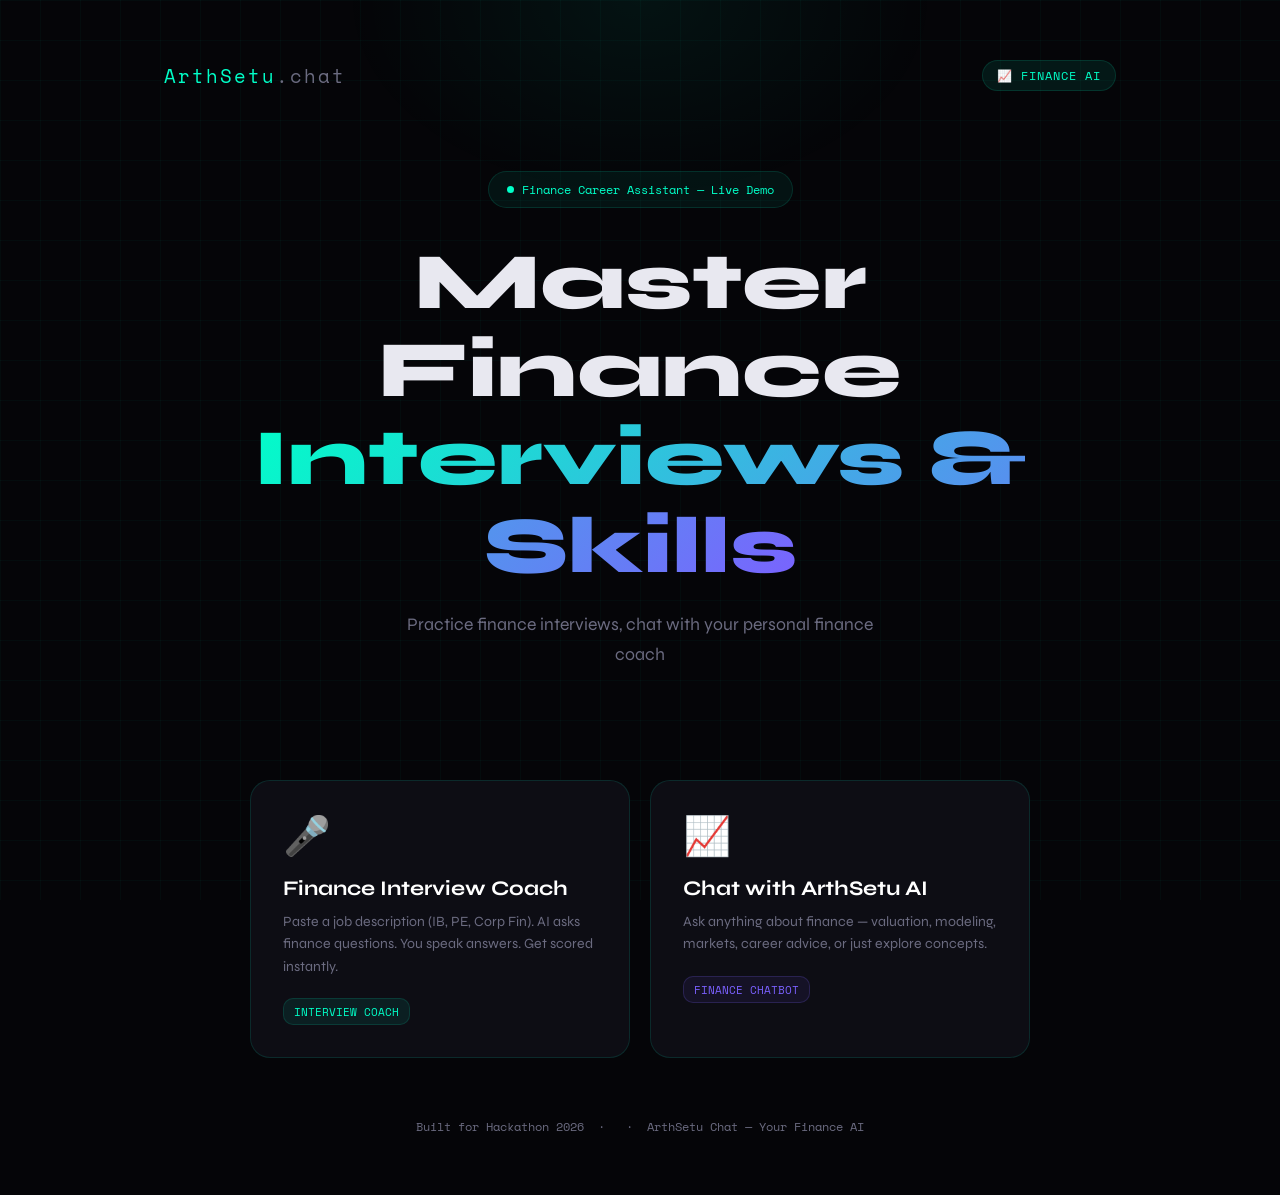
<file: templates/index.html>
<!DOCTYPE html>
<html lang="en">
<head>
<meta charset="UTF-8">
<meta name="viewport" content="width=device-width, initial-scale=1.0">
<title>ArthSetu Chat — Finance AI Assistant</title>
<link href="https://fonts.googleapis.com/css2?family=Syne:wght@400;600;700;800&family=Space+Mono:wght@400;700&display=swap" rel="stylesheet">
<style>
:root {
    --bg: #050508;
    --surface: #0d0d14;
    --border: rgba(0,255,200,0.12);
    --accent: #00ffc8;
    --accent2: #7b61ff;
    --text: #e8e8f0;
    --muted: #6b6b80;
    --danger: #ff4d6d;
}
* { margin:0; padding:0; box-sizing:border-box; }

body {
    font-family: 'Syne', sans-serif;
    background: var(--bg);
    color: var(--text);
    min-height: 100vh;
    overflow-x: hidden;
}

/* Grid background */
body::before {
    content:'';
    position:fixed; inset:0;
    background-image:
        linear-gradient(rgba(0,255,200,0.03) 1px, transparent 1px),
        linear-gradient(90deg, rgba(0,255,200,0.03) 1px, transparent 1px);
    background-size: 40px 40px;
    pointer-events:none; z-index:0;
}

.glow {
    position:fixed; top:-200px; left:50%;
    transform:translateX(-50%);
    width:600px; height:400px;
    background: radial-gradient(ellipse, rgba(0,255,200,0.06) 0%, transparent 70%);
    pointer-events:none; z-index:0;
}

.container {
    position:relative; z-index:1;
    max-width:1000px; margin:0 auto;
    padding:60px 24px;
    display:flex; flex-direction:column;
    align-items:center; min-height:100vh;
}

/* Nav */
nav {
    width:100%; display:flex;
    justify-content:space-between; align-items:center;
    margin-bottom:80px;
}
.logo {
    font-family:'Space Mono', monospace;
    font-size:1.2rem; color:var(--accent);
    letter-spacing:2px;
}
.logo span { color:var(--muted); }

.nav-tag {
    background:rgba(0,255,200,0.08);
    border:1px solid var(--border);
    padding:6px 14px; border-radius:20px;
    font-size:0.75rem; color:var(--accent);
    font-family:'Space Mono', monospace;
    letter-spacing:1px;
}

/* Hero */
.hero { text-align:center; margin-bottom:70px; }

.badge {
    display:inline-flex; align-items:center; gap:8px;
    background:rgba(0,255,200,0.06);
    border:1px solid var(--border);
    padding:8px 18px; border-radius:30px;
    font-size:0.78rem; color:var(--accent);
    font-family:'Space Mono', monospace;
    margin-bottom:30px;
    animation: fadeDown 0.6s ease;
}
.badge::before {
    content:'';
    width:7px; height:7px; border-radius:50%;
    background:var(--accent);
    animation: blink 2s infinite;
}
@keyframes blink { 0%,100%{opacity:1} 50%{opacity:0.3} }
@keyframes fadeDown { from{opacity:0;transform:translateY(-15px)} to{opacity:1;transform:translateY(0)} }
@keyframes fadeUp { from{opacity:0;transform:translateY(20px)} to{opacity:1;transform:translateY(0)} }

h1 {
    font-size:clamp(2.8rem, 7vw, 5rem);
    font-weight:800; line-height:1.1;
    margin-bottom:20px;
    animation: fadeUp 0.7s ease 0.1s both;
}
h1 .highlight {
    background:linear-gradient(135deg, var(--accent), var(--accent2));
    -webkit-background-clip:text; -webkit-text-fill-color:transparent;
}

.hero-sub {
    font-size:1.1rem; color:var(--muted);
    max-width:500px; margin:0 auto 40px;
    line-height:1.7;
    animation: fadeUp 0.7s ease 0.2s both;
}

/* Cards */
.cards {
    display:grid; grid-template-columns:1fr 1fr;
    gap:20px; width:100%; max-width:780px;
    animation: fadeUp 0.7s ease 0.3s both;
}

@media(max-width:600px) { .cards { grid-template-columns:1fr; } }

.card {
    background:var(--surface);
    border:1px solid var(--border);
    border-radius:20px; padding:32px;
    cursor:pointer; text-decoration:none; color:inherit;
    position:relative; overflow:hidden;
    transition: transform 0.3s, border-color 0.3s, box-shadow 0.3s;
    display:block;
}
.card::before {
    content:''; position:absolute;
    inset:0; border-radius:20px;
    background:linear-gradient(135deg, rgba(0,255,200,0.04), transparent);
    opacity:0; transition:opacity 0.3s;
}
.card:hover { transform:translateY(-6px); border-color:var(--accent); box-shadow:0 20px 60px rgba(0,255,200,0.08); }
.card:hover::before { opacity:1; }

.card-icon {
    font-size:2.4rem; margin-bottom:16px; display:block;
}
.card-title {
    font-size:1.3rem; font-weight:700;
    margin-bottom:10px; color:#fff;
}
.card-desc {
    font-size:0.88rem; color:var(--muted);
    line-height:1.6; margin-bottom:20px;
}
.card-tag {
    font-family:'Space Mono', monospace;
    font-size:0.7rem; color:var(--accent);
    background:rgba(0,255,200,0.08);
    border:1px solid var(--border);
    padding:4px 10px; border-radius:10px;
    display:inline-block;
}

.card.purple:hover { border-color:var(--accent2); box-shadow:0 20px 60px rgba(123,97,255,0.08); }
.card.purple .card-tag { color:var(--accent2); background:rgba(123,97,255,0.08); border-color:rgba(123,97,255,0.2); }

/* Footer */
.footer {
    margin-top:auto; padding-top:60px;
    font-family:'Space Mono', monospace;
    font-size:0.72rem; color:var(--muted);
    text-align:center;
    animation: fadeUp 0.7s ease 0.5s both;
}

/* Stats row */
.stats {
    display:flex; gap:40px; margin-bottom:60px;
    animation: fadeUp 0.7s ease 0.4s both;
}
.stat { text-align:center; }
.stat-num { font-size:1.8rem; font-weight:800; color:var(--accent); font-family:'Space Mono',monospace; }
.stat-label { font-size:0.75rem; color:var(--muted); margin-top:4px; }
</style>
</head>
<body>
<div class="glow"></div>
<div class="container">
    <nav>
        <div class="logo">ArthSetu<span>.chat</span></div>
        <div class="nav-tag">📈 FINANCE AI</div>
    </nav>

    <div class="hero">
        <div class="badge">Finance Career Assistant — Live Demo</div>
        <h1>Master Finance<br><span class="highlight">Interviews & Skills</span></h1>
        <p class="hero-sub">Practice finance interviews, chat with your personal finance coach </p>
    </div>

  

    <div class="cards">
        <a href="/interview" class="card">
            <span class="card-icon">🎤</span>
            <div class="card-title">Finance Interview Coach</div>
            <div class="card-desc">Paste a job description (IB, PE, Corp Fin). AI asks finance questions. You speak answers. Get scored instantly.</div>
            <span class="card-tag">INTERVIEW COACH</span>
        </a>
        <a href="/chat" class="card purple">
            <span class="card-icon">📈</span>
            <div class="card-title">Chat with ArthSetu AI</div>
            <div class="card-desc">Ask anything about finance — valuation, modeling, markets, career advice, or just explore concepts.</div>
            <span class="card-tag">FINANCE CHATBOT</span>
        </a>
    </div>

    <div class="footer">
        Built for Hackathon 2026 &nbsp;·&nbsp; &nbsp;·&nbsp; ArthSetu Chat — Your Finance AI
    </div>
</div>
</body>
</html>
</file>
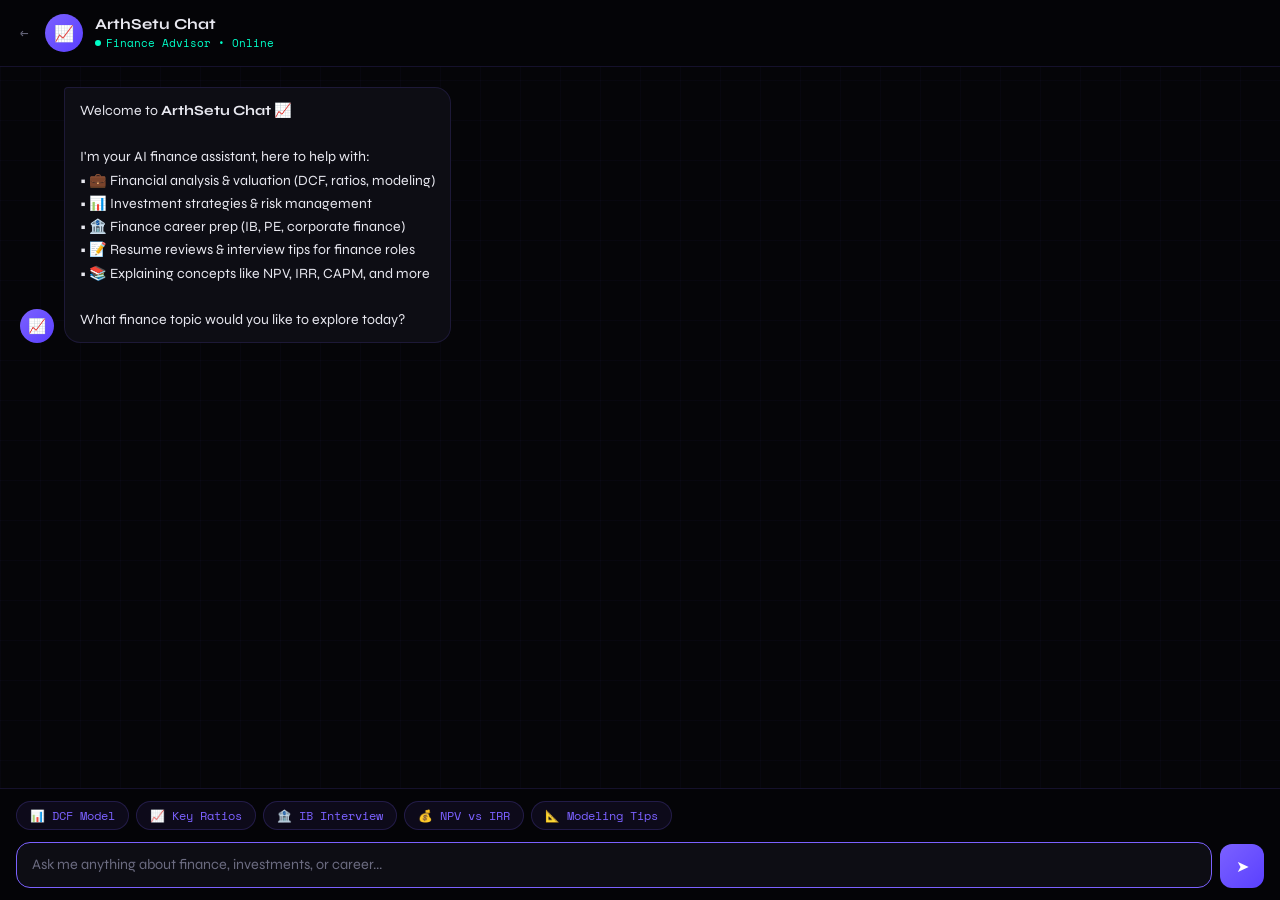
<file: templates/chat.html>
<!DOCTYPE html>
<html lang="en">
<head>
<meta charset="UTF-8">
<meta name="viewport" content="width=device-width, initial-scale=1.0">
<title>ArthSetu Chat — Finance AI Assistant</title>
<link href="https://fonts.googleapis.com/css2?family=Syne:wght@400;600;700;800&family=Space+Mono:wght@400;700&display=swap" rel="stylesheet">
<style>
:root{
    --bg:#050508;--surface:#0d0d14;--surface2:#111118;
    --border:rgba(123,97,255,0.15);
    --accent:#7b61ff;--accent2:#00ffc8;
    --text:#e8e8f0;--muted:#6b6b80;
}
*{margin:0;padding:0;box-sizing:border-box;}
html,body{height:100%;overflow:hidden;}
body{
    font-family:'Syne',sans-serif;
    background:var(--bg);color:var(--text);
    display:flex;flex-direction:column;
}
body::before{
    content:'';position:fixed;inset:0;
    background-image:
        linear-gradient(rgba(123,97,255,0.03) 1px,transparent 1px),
        linear-gradient(90deg,rgba(123,97,255,0.03) 1px,transparent 1px);
    background-size:40px 40px;pointer-events:none;z-index:0;
}

/* Header */
header{
    position:relative;z-index:10;
    background:rgba(5,5,8,0.95);
    border-bottom:1px solid var(--border);
    padding:14px 20px;
    display:flex;align-items:center;gap:12px;
    flex-shrink:0;
}
.back{
    font-family:'Space Mono',monospace;font-size:0.85rem;
    color:var(--muted);text-decoration:none;margin-right:4px;
}
.back:hover{color:var(--accent2);}
.avatar{
    width:38px;height:38px;border-radius:50%;
    background:linear-gradient(135deg,var(--accent),#5a40ff);
    display:flex;align-items:center;justify-content:center;font-size:1rem;
    flex-shrink:0;
}
.hname{font-weight:700;font-size:0.95rem;}
.hstatus{
    font-family:'Space Mono',monospace;font-size:0.68rem;
    color:var(--accent2);display:flex;align-items:center;gap:5px;margin-top:2px;
}
.hstatus::before{
    content:'';width:6px;height:6px;border-radius:50%;
    background:var(--accent2);animation:blink 2s infinite;
}
@keyframes blink{0%,100%{opacity:1}50%{opacity:0.3}}

/* Messages */
#msgs{
    position:relative;z-index:1;
    flex:1;overflow-y:auto;
    padding:20px;
    display:flex;flex-direction:column;gap:14px;
}
#msgs::-webkit-scrollbar{width:4px;}
#msgs::-webkit-scrollbar-track{background:transparent;}
#msgs::-webkit-scrollbar-thumb{background:var(--border);border-radius:4px;}

.msg{display:flex;gap:10px;animation:pop 0.25s ease;}
@keyframes pop{from{opacity:0;transform:translateY(8px)}to{opacity:1;transform:translateY(0)}}
.msg.user{flex-direction:row-reverse;}

.av{
    width:34px;height:34px;border-radius:50%;
    display:flex;align-items:center;justify-content:center;
    font-size:0.9rem;flex-shrink:0;align-self:flex-end;
}
.msg.ArthSetu .av{background:linear-gradient(135deg,var(--accent),#5a40ff);}
.msg.user .av{background:#1a1a2e;border:1px solid var(--border);}

.bubble{
    max-width:72%;padding:11px 15px;
    border-radius:16px;line-height:1.65;font-size:0.88rem;
}
.msg.ArthSetu .bubble{
    background:var(--surface);border:1px solid var(--border);
    border-radius:4px 16px 16px 16px;color:var(--text);
}
.msg.user .bubble{
    background:linear-gradient(135deg,var(--accent),#5a40ff);
    color:#fff;border-radius:16px 4px 16px 16px;
}

/* Typing dots */
.typing-dots{display:flex;gap:5px;padding:6px 2px;align-items:center;}
.typing-dots span{
    width:8px;height:8px;border-radius:50%;background:var(--muted);
    animation:bounce 1.2s infinite;
}
.typing-dots span:nth-child(2){animation-delay:0.2s;}
.typing-dots span:nth-child(3){animation-delay:0.4s;}
@keyframes bounce{0%,60%,100%{transform:translateY(0);background:var(--muted);}30%{transform:translateY(-7px);background:var(--accent);}}

/* Bottom input area */
.bottom{
    position:relative;z-index:10;
    background:rgba(5,5,8,0.97);
    border-top:1px solid var(--border);
    padding:12px 16px;flex-shrink:0;
}

/* Quick prompts - Finance focused */
.qps{
    display:flex;gap:7px;overflow-x:auto;margin-bottom:10px;
    padding-bottom:2px;scrollbar-width:none;
}
.qps::-webkit-scrollbar{display:none;}
.qp{
    background:rgba(123,97,255,0.08);
    border:1px solid rgba(123,97,255,0.2);
    border-radius:20px;padding:5px 13px;
    font-size:0.73rem;color:var(--accent);
    cursor:pointer;transition:all 0.2s;
    white-space:nowrap;font-family:'Space Mono',monospace;
    flex-shrink:0;
}
.qp:hover{background:rgba(123,97,255,0.18);border-color:var(--accent);}

.row{display:flex;gap:8px;align-items:flex-end;}
#inp{
    flex:1;background:var(--surface);
    border:1px solid var(--border);border-radius:14px;
    padding:11px 15px;color:var(--text);
    font-family:'Syne',sans-serif;font-size:0.9rem;
    outline:none;resize:none;min-height:44px;max-height:110px;
    line-height:1.5;transition:border-color 0.2s;
}
#inp:focus{border-color:var(--accent);}
#inp::placeholder{color:var(--muted);}

.send{
    width:44px;height:44px;border-radius:12px;border:none;
    background:linear-gradient(135deg,var(--accent),#5a40ff);
    color:#fff;font-size:1rem;cursor:pointer;
    transition:all 0.2s;flex-shrink:0;
}
.send:hover{transform:scale(1.08);box-shadow:0 4px 16px rgba(123,97,255,0.4);}
.send:disabled{opacity:0.35;cursor:not-allowed;transform:none;}
</style>
</head>
<body>

<header>
    <a href="/" class="back">←</a>
    <div class="avatar">📈</div>
    <div>
        <div class="hname">ArthSetu Chat</div>
        <div class="hstatus">Finance Advisor • Online</div>
    </div>
</header>

<div id="msgs">
    <!-- welcome message added by JS -->
</div>

<div class="bottom">
    <div class="qps">
        <div class="qp" onclick="send('Explain DCF valuation step by step')">📊 DCF Model</div>
        <div class="qp" onclick="send('What are the key financial ratios for profitability analysis?')">📈 Key Ratios</div>
        <div class="qp" onclick="send('How to prepare for an investment banking interview?')">🏦 IB Interview</div>
        <div class="qp" onclick="send('Difference between NPV and IRR')">💰 NPV vs IRR</div>
        <div class="qp" onclick="send('Tips for financial modeling test')">📐 Modeling Tips</div>
    </div>
    <div class="row">
        <textarea id="inp" rows="1"
            placeholder="Ask me anything about finance, investments, or career..."
            oninput="resize(this)"
            onkeydown="keydown(event)"></textarea>
        <button class="send" id="sendbtn" onclick="send()">➤</button>
    </div>
</div>

<script>
const msgsEl  = document.getElementById("msgs");
const inpEl   = document.getElementById("inp");
const sendBtn = document.getElementById("sendbtn");

let history = [];
let busy    = false;

// ── Resize textarea ──
function resize(el) {
    el.style.height = "auto";
    el.style.height = Math.min(el.scrollHeight, 110) + "px";
}

// ── Enter key sends ──
function keydown(e) {
    if (e.key === "Enter" && !e.shiftKey) {
        e.preventDefault();
        send();
    }
}

// ── Add message bubble ──
function addMsg(role, html) {
    const div = document.createElement("div");
    div.className = "msg " + role;

    const av = document.createElement("div");
    av.className = "av";
    av.innerText = role === "ArthSetu" ? "📈" : "👤";

    const bub = document.createElement("div");
    bub.className = "bubble";
    bub.innerHTML = html;

    div.appendChild(av);
    div.appendChild(bub);
    msgsEl.appendChild(div);
    msgsEl.scrollTop = msgsEl.scrollHeight;
    return bub;
}

// ── Typing indicator ──
function showTyping() {
    const div = document.createElement("div");
    div.className = "msg ArthSetu";
    div.id = "typing";
    const av = document.createElement("div");
    av.className = "av"; av.innerText = "📈";
    const bub = document.createElement("div");
    bub.className = "bubble";
    bub.innerHTML = '<div class="typing-dots"><span></span><span></span><span></span></div>';
    div.appendChild(av); div.appendChild(bub);
    msgsEl.appendChild(div);
    msgsEl.scrollTop = msgsEl.scrollHeight;
}
function hideTyping() {
    const t = document.getElementById("typing");
    if (t) t.remove();
}

// ── Format AI reply (bold **text**, newlines) ──
function format(text) {
    return text
        .replace(/\*\*(.*?)\*\*/g, "<strong>$1</strong>")
        .replace(/\n/g, "<br>");
}

// ── Send message ──
async function send(preset) {
    if (busy) return;

    const text = preset || inpEl.value.trim();
    if (!text) return;

    inpEl.value = "";
    inpEl.style.height = "auto";

    addMsg("user", text);
    history.push({ role: "user", content: text });

    busy = true;
    sendBtn.disabled = true;
    showTyping();

    try {
        const res = await fetch("/chatbot", {
            method: "POST",
            headers: { "Content-Type": "application/json" },
            body: JSON.stringify({ message: text, history: history })
        });

        if (!res.ok) {
            throw new Error("HTTP " + res.status);
        }

        const data = await res.json();
        hideTyping();

        const reply = data.reply || "Sorry, no response received.";
        addMsg("ArthSetu", format(reply));
        history.push({ role: "assistant", content: reply });

    } catch(e) {
        hideTyping();
        console.error("Chat error:", e);
        addMsg("ArthSetu", "⚠️ Error: " + e.message + "<br>Check your terminal for details.");
    }

    busy = false;
    sendBtn.disabled = false;
    inpEl.focus();
}

// ── Welcome message on load (Finance focused) ──
window.onload = () => {
    addMsg("ArthSetu",
        "Welcome to <strong>ArthSetu Chat</strong> 📈<br><br>" +
        "I'm your AI finance assistant, here to help with:<br>" +
        "• 💼 Financial analysis & valuation (DCF, ratios, modeling)<br>" +
        "• 📊 Investment strategies & risk management<br>" +
        "• 🏦 Finance career prep (IB, PE, corporate finance)<br>" +
        "• 📝 Resume reviews & interview tips for finance roles<br>" +
        "• 📚 Explaining concepts like NPV, IRR, CAPM, and more<br><br>" +
        "What finance topic would you like to explore today?"
    );
    inpEl.focus();
};
</script>
</body>
</html>
</file>
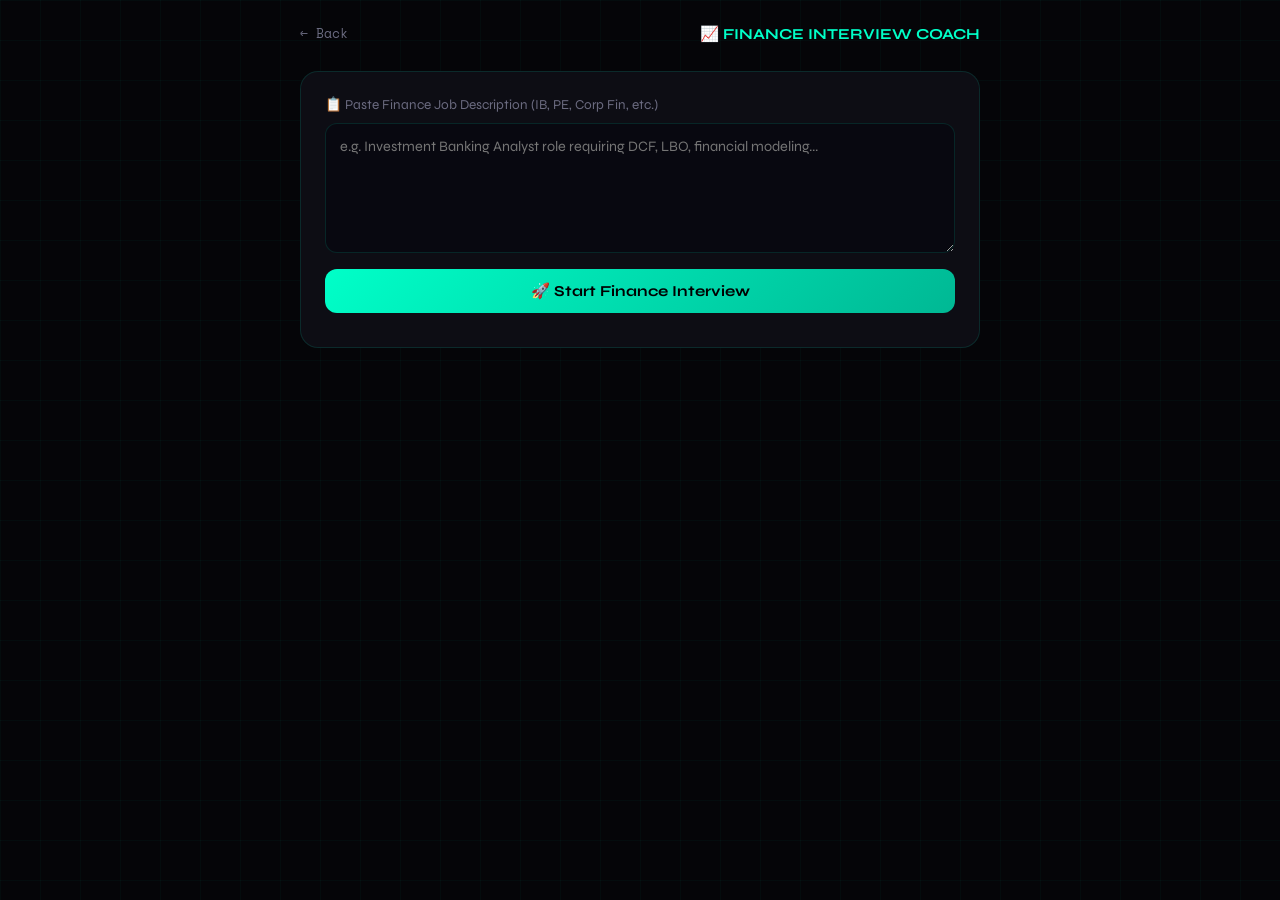
<file: templates/interview.html>
<!DOCTYPE html>
<html lang="en">
<head>
<meta charset="UTF-8">
<meta name="viewport" content="width=device-width, initial-scale=1.0">
<title>Finance Interview — ArthSetu Chat</title>
<link href="https://fonts.googleapis.com/css2?family=Syne:wght@400;600;700;800&family=Space+Mono:wght@400;700&display=swap" rel="stylesheet">
<style>
:root {
    --bg:#050508; --surface:#0d0d14;
    --border:rgba(0,255,200,0.12);
    --accent:#00ffc8; --accent2:#7b61ff;
    --text:#e8e8f0; --muted:#6b6b80;
}
*{margin:0;padding:0;box-sizing:border-box;}
body{
    font-family:'Syne',sans-serif;
    background:var(--bg);color:var(--text);
    min-height:100vh;padding:24px;
}
body::before{
    content:'';position:fixed;inset:0;
    background-image:
        linear-gradient(rgba(0,255,200,0.03) 1px,transparent 1px),
        linear-gradient(90deg,rgba(0,255,200,0.03) 1px,transparent 1px);
    background-size:40px 40px;pointer-events:none;z-index:0;
}
.wrap{position:relative;z-index:1;max-width:680px;margin:0 auto;}
.topbar{display:flex;justify-content:space-between;align-items:center;margin-bottom:28px;}
.back{font-family:'Space Mono',monospace;font-size:0.8rem;color:var(--muted);text-decoration:none;}
.back:hover{color:var(--accent);}
.title{font-size:0.95rem;font-weight:700;color:var(--accent);}

/* Progress */
.prog-meta{display:flex;justify-content:space-between;font-family:'Space Mono',monospace;font-size:0.72rem;color:var(--muted);margin-bottom:8px;}
.prog-bar{background:#1a1a24;border-radius:4px;height:4px;margin-bottom:20px;}
.prog-fill{background:linear-gradient(90deg,var(--accent),var(--accent2));height:100%;border-radius:4px;transition:width 0.6s;}

/* Cards */
.card{background:var(--surface);border:1px solid var(--border);border-radius:18px;padding:24px;margin-bottom:18px;}

/* Setup */
label{font-size:0.85rem;color:var(--muted);display:block;margin-bottom:10px;}
textarea{
    width:100%;background:#080810;border:1px solid var(--border);
    border-radius:12px;color:var(--text);padding:14px;
    font-family:'Syne',sans-serif;font-size:0.9rem;
    resize:vertical;min-height:130px;outline:none;
    transition:border-color 0.2s;
}
textarea:focus{border-color:var(--accent);}

/* Question */
.q-num{font-family:'Space Mono',monospace;font-size:0.7rem;color:var(--accent);letter-spacing:2px;margin-bottom:10px;}
.q-text{font-size:1.15rem;font-weight:600;line-height:1.6;color:#fff;}

/* Mic */
.mic-area{text-align:center;padding:20px 0;}
.mic-btn{
    width:80px;height:80px;border-radius:50%;border:none;
    cursor:pointer;font-size:1.8rem;
    background:#1a1a2e;border:2px solid var(--border);
    transition:all 0.3s;color:white;
}
.mic-btn.on{
    background:linear-gradient(135deg,#ef4444,#dc2626);
    border-color:#ef4444;
    box-shadow:0 0 0 0 rgba(239,68,68,0.6);
    animation:ripple 1.5s infinite;
}
@keyframes ripple{
    0%{box-shadow:0 0 0 0 rgba(239,68,68,0.6);}
    70%{box-shadow:0 0 0 20px rgba(239,68,68,0);}
    100%{box-shadow:0 0 0 0 rgba(239,68,68,0);}
}
.mic-btn.speaking{
    background:linear-gradient(135deg,#22c55e,#16a34a);
    border-color:#22c55e;
    animation:none;
}
.mic-hint{font-family:'Space Mono',monospace;font-size:0.72rem;color:var(--muted);margin-top:10px;}

/* Answer box - editable! */
.answer-box{
    width:100%;background:#080810;border:1px solid var(--border);
    border-radius:12px;color:var(--text);padding:14px;
    font-family:'Syne',sans-serif;font-size:0.9rem;
    min-height:90px;outline:none;resize:vertical;
    transition:border-color 0.2s;margin-bottom:14px;
}
.answer-box:focus{border-color:var(--accent);}
.answer-label{font-family:'Space Mono',monospace;font-size:0.68rem;color:var(--muted);margin-bottom:6px;letter-spacing:1px;}

/* Buttons */
.btn{
    width:100%;padding:13px;border:none;border-radius:12px;
    font-family:'Syne',sans-serif;font-size:0.95rem;font-weight:700;
    cursor:pointer;transition:all 0.2s;margin-bottom:10px;
}
.btn-green{background:linear-gradient(135deg,var(--accent),#00b894);color:#000;}
.btn-purple{background:linear-gradient(135deg,var(--accent2),#5a40ff);color:#fff;}
.btn:hover{transform:translateY(-2px);box-shadow:0 10px 25px rgba(0,0,0,0.3);}
.btn:disabled{opacity:0.35;cursor:not-allowed;transform:none;box-shadow:none;}

/* AI feedback */
.ai-box{
    background:rgba(0,255,200,0.04);border:1px solid rgba(0,255,200,0.15);
    border-radius:14px;padding:16px;margin-bottom:14px;display:none;
}
.ai-label{font-family:'Space Mono',monospace;font-size:0.68rem;color:var(--accent);letter-spacing:2px;margin-bottom:8px;}
.ai-msg{color:#ccc;line-height:1.6;font-size:0.9rem;}

/* Loading */
.loading{text-align:center;padding:16px;font-family:'Space Mono',monospace;font-size:0.8rem;color:var(--accent);display:none;}

/* Score */
#score-screen{display:none;}
.score-big{text-align:center;background:var(--surface);border:1px solid var(--border);border-radius:20px;padding:30px;margin-bottom:18px;}
.score-num{font-family:'Space Mono',monospace;font-size:5rem;font-weight:700;color:var(--accent);line-height:1;}
.score-num span{font-size:1.8rem;color:var(--muted);}
.score-rating{display:inline-block;margin:12px 0;padding:6px 20px;border-radius:20px;font-weight:700;font-size:0.9rem;}
.score-summary{color:var(--muted);line-height:1.6;font-size:0.88rem;margin-top:8px;}
.tips h3{color:var(--accent);margin-bottom:12px;}
.tip{background:var(--surface);border-left:2px solid var(--accent);padding:11px 14px;border-radius:0 10px 10px 0;margin-bottom:8px;font-size:0.87rem;color:#ccc;line-height:1.5;}
</style>
</head>
<body>
<div class="wrap">
    <div class="topbar">
        <a href="/" class="back">← Back</a>
        <div class="title">📈 FINANCE INTERVIEW COACH</div>
    </div>

    <!-- SETUP -->
    <div id="setup-card" class="card">
        <label>📋 Paste Finance Job Description (IB, PE, Corp Fin, etc.)</label>
        <textarea id="job-desc" placeholder="e.g. Investment Banking Analyst role requiring DCF, LBO, financial modeling..."></textarea>
        <button class="btn btn-green" style="margin-top:12px;" onclick="startInterview()">🚀 Start Finance Interview</button>
    </div>

    <!-- INTERVIEW -->
    <div id="interview-screen" style="display:none;">
        <div class="prog-meta">
            <span id="q-label">Q1 of 5</span>
            <span id="pct-label">20%</span>
        </div>
        <div class="prog-bar"><div class="prog-fill" id="prog" style="width:20%"></div></div>

        <div class="card">
            <div class="q-num" id="q-num">QUESTION 01</div>
            <div class="q-text" id="q-text">Loading...</div>
        </div>

        <!-- MIC BUTTON -->
        <div class="mic-area">
            <button class="mic-btn" id="mic-btn" onclick="toggleMic()">🎤</button>
            <div class="mic-hint" id="mic-hint">TAP TO START RECORDING</div>
        </div>

        <!-- ANSWER BOX — editable textarea so user can also type -->
        <div class="answer-label">YOUR ANSWER</div>
        <textarea class="answer-box" id="answer-box"
            placeholder="Your spoken words appear here... you can also type your answer manually"></textarea>

        <button class="btn btn-purple" id="submit-btn"
            onclick="submitAnswer()">✅ Submit Answer</button>

        <div class="ai-box" id="ai-box">
            <div class="ai-label">◈ ArthSetu AI FEEDBACK</div>
            <div class="ai-msg" id="ai-msg"></div>
        </div>

        <div class="loading" id="loading">⚡ AI thinking...</div>
    </div>

    <!-- SCORE -->
    <div id="score-screen">
        <div class="score-big">
            <div class="score-num" id="score-num">—<span>/100</span></div>
            <div class="score-rating" id="score-rating">—</div>
            <p class="score-summary" id="score-summary"></p>
        </div>
        <div class="tips" style="margin-bottom:18px;">
            <h3>💡 Finance Interview Tips</h3>
            <div id="tips-list"></div>
        </div>
        <button class="btn btn-green" onclick="location.href='/'">🏠 Home</button>
        <button class="btn btn-purple" onclick="location.reload()">🔄 Try Another Finance Role</button>
    </div>
</div>

<script>
// ═══════════════════════════════════════════
//  VOICE RECOGNITION (works same as before)
// ═══════════════════════════════════════════
let mic = null;
let recording = false;

function buildMic() {
    const SR = window.SpeechRecognition || window.webkitSpeechRecognition;
    if (!SR) { alert("Use Google Chrome for voice!"); return null; }

    const r = new SR();
    r.continuous      = false;   // simpler — one shot per tap
    r.interimResults  = true;
    r.lang            = "en-IN"; // Indian English

    r.onstart = () => {
        console.log("MIC ON");
        recording = true;
        document.getElementById("mic-btn").className = "mic-btn on";
        document.getElementById("mic-hint").innerText = "🔴 RECORDING... TAP TO STOP";
    };

    r.onresult = (e) => {
        let full = "";
        for (let i = 0; i < e.results.length; i++) {
            full += e.results[i][0].transcript;
        }
        // Append to answer box — don't replace existing text
        const box = document.getElementById("answer-box");
        const prev = box.dataset.saved || "";
        box.value = (prev + " " + full).trim();
        console.log("Heard:", full);
    };

    r.onend = () => {
        console.log("MIC OFF");
        recording = false;
        // Save what's in box
        const box = document.getElementById("answer-box");
        box.dataset.saved = box.value;
        document.getElementById("mic-btn").className = "mic-btn";
        document.getElementById("mic-hint").innerText = "TAP TO CONTINUE RECORDING";
    };

    r.onerror = (e) => {
        console.log("MIC ERR:", e.error);
        recording = false;
        document.getElementById("mic-btn").className = "mic-btn";
        if (e.error === "not-allowed") {
            alert("Microphone blocked! Allow mic in Chrome settings.");
        }
        document.getElementById("mic-hint").innerText = "TAP TO RETRY";
    };

    return r;
}

function toggleMic() {
    if (recording) {
        // STOP
        try { mic.stop(); } catch(e){}
        recording = false;
        document.getElementById("mic-btn").className = "mic-btn";
        document.getElementById("mic-hint").innerText = "TAP TO CONTINUE RECORDING";
    } else {
        // START fresh mic each time (most reliable)
        const box = document.getElementById("answer-box");
        box.dataset.saved = box.value; // save current text

        mic = buildMic();
        if (!mic) return;
        try {
            mic.start();
        } catch(e) {
            console.log("Start error:", e);
            setTimeout(() => { try { mic.start(); } catch(e2){} }, 500);
        }
    }
}

// ═══════════════════════════════════════════
//  TEXT TO SPEECH (with finance intro)
// ═══════════════════════════════════════════
let currentUtterance = null;

function speak(text, cb) {
    // Cancel any ongoing speech
    if (currentUtterance) {
        window.speechSynthesis.cancel();
        currentUtterance = null;
    }

    const u = new SpeechSynthesisUtterance(text);
    u.rate = 0.9;
    u.pitch = 1.0;
    u.volume = 1;
    currentUtterance = u;

    function go() {
        const voices = speechSynthesis.getVoices();
        const v = voices.find(v => v.lang === "en-US" && v.name.includes("Google"))
               || voices.find(v => v.lang.startsWith("en"))
               || voices[0];
        if (v) u.voice = v;
        u.onend = () => {
            currentUtterance = null;
            if (cb) cb();
        };
        window.speechSynthesis.speak(u);
    }

    if (speechSynthesis.getVoices().length > 0) {
        go();
    } else {
        speechSynthesis.onvoiceschanged = go;
    }
window.addEventListener('beforeunload', function() {
    if (currentUtterance) {
        window.speechSynthesis.cancel();
        currentUtterance = null;
    }
});
}

// ═══════════════════════════════════════════
//  SHOW QUESTION
// ═══════════════════════════════════════════
function showQ(q, n, t) {
    document.getElementById("q-text").innerText = q;
    document.getElementById("q-num").innerText  = "QUESTION " + String(n).padStart(2,"0");
    document.getElementById("q-label").innerText = "Q" + n + " of " + t;
    document.getElementById("pct-label").innerText = Math.round(n/t*100) + "%";
    document.getElementById("prog").style.width = (n/t*100) + "%";
    document.getElementById("ai-box").style.display = "none";
    document.getElementById("loading").style.display = "none";

    // Clear answer box
    const box = document.getElementById("answer-box");
    box.value = "";
    box.dataset.saved = "";

    document.getElementById("mic-btn").className = "mic-btn";
    document.getElementById("mic-hint").innerText = "TAP TO START RECORDING";
    recording = false;
}

// ═══════════════════════════════════════════
//  START INTERVIEW
// ═══════════════════════════════════════════
async function startInterview() {
    const jd = document.getElementById("job-desc").value.trim();
    if (!jd) { alert("Please paste a finance job description first!"); return; }

    document.getElementById("setup-card").style.display   = "none";
    document.getElementById("interview-screen").style.display = "block";
    document.getElementById("loading").style.display      = "block";
    document.getElementById("q-text").innerText           = "Generating finance questions...";

    try {
        const res  = await fetch("/start", {
            method: "POST",
            headers: { "Content-Type": "application/json" },
            body: JSON.stringify({ job_description: jd })
        });
        const data = await res.json();
        showQ(data.question, data.q_number, data.total);
        speak("Welcome to ArthSetu Chat finance interview. " + data.question);
    } catch(e) {
        alert("Error starting interview. Check terminal.");
        console.error(e);
    }
}

// ═══════════════════════════════════════════
//  SUBMIT ANSWER
// ═══════════════════════════════════════════
async function submitAnswer() {
    // Stop mic if running
    if (recording) { try { mic.stop(); } catch(e){} }

    const ans = document.getElementById("answer-box").value.trim();
    if (!ans) {
        alert("No answer found!\n\n1. Tap the mic button\n2. Speak your answer\n3. Tap again to stop\n4. Then click Submit");
        return;
    }

    document.getElementById("submit-btn").disabled = true;
    document.getElementById("loading").style.display = "block";
    document.getElementById("ai-box").style.display  = "none";

    try {
        const res  = await fetch("/respond", {
            method: "POST",
            headers: { "Content-Type": "application/json" },
            body: JSON.stringify({ answer: ans })
        });
        const data = await res.json();

        document.getElementById("loading").style.display = "none";
        document.getElementById("submit-btn").disabled   = false;
        document.getElementById("ai-box").style.display  = "block";
        document.getElementById("ai-msg").innerText      = data.feedback;

        if (data.done) {
            speak(data.feedback + " Calculating your final finance score.", () => showScore(data.score_data));
        } else {
            speak(data.feedback + " Next question. " + data.next_question, () => {
                showQ(data.next_question, data.q_number, data.total);
            });
        }
    } catch(e) {
        document.getElementById("loading").style.display = "none";
        document.getElementById("submit-btn").disabled   = false;
        alert("Submit failed. Check terminal for errors.");
        console.error(e);
    }
}

// ═══════════════════════════════════════════
//  SHOW SCORE
// ═══════════════════════════════════════════
function showScore(s) {
    document.getElementById("interview-screen").style.display = "none";
    document.getElementById("score-screen").style.display     = "block";
    document.getElementById("score-num").innerHTML = s.score + '<span>/100</span>';
    document.getElementById("score-summary").innerText = s.summary;

    const rb = document.getElementById("score-rating");
    rb.innerText = "🏅 " + s.rating;
    const c = {
        "Excellent":         "background:#0d2b1a;color:#4ade80",
        "Good":              "background:#0d1b3e;color:#60a5fa",
        "Average":           "background:#2b1f00;color:#fbbf24",
        "Needs Improvement": "background:#2b0a0a;color:#f87171"
    };
    rb.style.cssText = (c[s.rating] || c["Good"])
        + ";padding:6px 20px;border-radius:20px;display:inline-block;font-weight:700;";

    const tl = document.getElementById("tips-list");
    tl.innerHTML = "";
    (s.tips || []).forEach(t => {
        tl.innerHTML += '<div class="tip">💡 ' + t + '</div>';
    });

    speak("Your finance interview score is " + s.score + " out of 100. " + s.rating + ". " + s.summary);
}
</script>
</body>
</html>
</file>
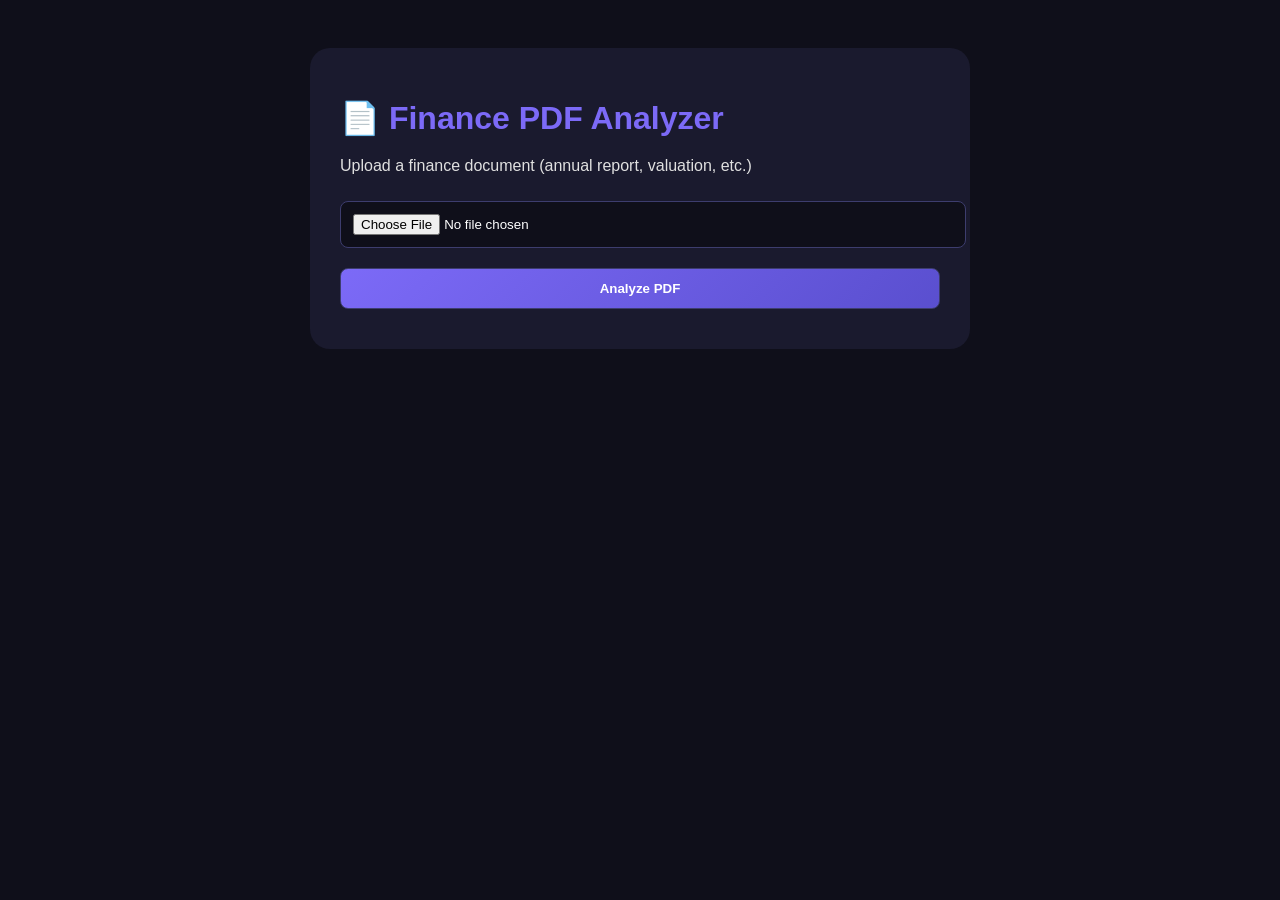
<file: templates/pdf.html>
<!DOCTYPE html>
<html lang="en">
<head>
    <meta charset="UTF-8">
    <meta name="viewport" content="width=device-width, initial-scale=1.0">
    <title>ArthSetu Chat – Finance PDF Analyzer</title>
    <style>
        body {
            font-family: 'Segoe UI', sans-serif;
            background: #0f0f1a;
            color: #e0e0e0;
            padding: 40px;
        }
        .container {
            max-width: 600px;
            margin: 0 auto;
            background: #1a1a2e;
            padding: 30px;
            border-radius: 20px;
        }
        h1 { color: #7c6af7; margin-bottom: 20px; }
        input, button {
            width: 100%;
            padding: 12px;
            margin: 10px 0;
            border-radius: 8px;
            border: 1px solid #3d3d6e;
            background: #0f0f1a;
            color: white;
        }
        button {
            background: linear-gradient(135deg, #7c6af7, #5a4fcf);
            cursor: pointer;
            font-weight: bold;
        }
        #result {
            margin-top: 20px;
            padding: 15px;
            background: #0f0f1a;
            border-radius: 12px;
            display: none;
        }
        .loading { display: none; text-align: center; margin: 20px; }
    </style>
</head>
<body>
<div class="container">
    <h1>📄 Finance PDF Analyzer</h1>
    <p>Upload a finance document (annual report, valuation, etc.)</p>
    <input type="file" id="pdfFile" accept=".pdf">
    <button onclick="analyzePDF()">Analyze PDF</button>
    <div class="loading" id="loading">⏳ Analyzing... please wait</div>
    <div id="result">
        <h3>📝 Summary</h3>
        <p id="summary"></p>
        <h3>⭐ Key Points</h3>
        <ul id="points"></ul>
        <h3>📚 Important Terms</h3>
        <ul id="terms"></ul>
    </div>
</div>

<script>
async function analyzePDF() {
    const fileInput = document.getElementById('pdfFile');
    const file = fileInput.files[0];
    if (!file) {
        alert('Please select a PDF file.');
        return;
    }

    const formData = new FormData();
    formData.append('pdf', file);

    document.getElementById('loading').style.display = 'block';
    document.getElementById('result').style.display = 'none';

    try {
        const response = await fetch('/summarize', {
            method: 'POST',
            body: formData
        });
        const data = await response.json();

        if (data.error) {
            alert('Error: ' + data.error);
            return;
        }

        // Display results
        document.getElementById('summary').innerText = data.summary || 'No summary.';
        
        const pointsList = document.getElementById('points');
        pointsList.innerHTML = '';
        (data.key_points || []).forEach(p => {
            const li = document.createElement('li');
            li.textContent = p;
            pointsList.appendChild(li);
        });

        const termsList = document.getElementById('terms');
        termsList.innerHTML = '';
        (data.important_terms || []).forEach(t => {
            const li = document.createElement('li');
            li.innerHTML = `<strong>${t.term}</strong>: ${t.meaning}`;
            termsList.appendChild(li);
        });

        document.getElementById('result').style.display = 'block';
    } catch (err) {
        alert('Request failed: ' + err.message);
    } finally {
        document.getElementById('loading').style.display = 'none';
    }
}
</script>
</body>
</html>
</file>
